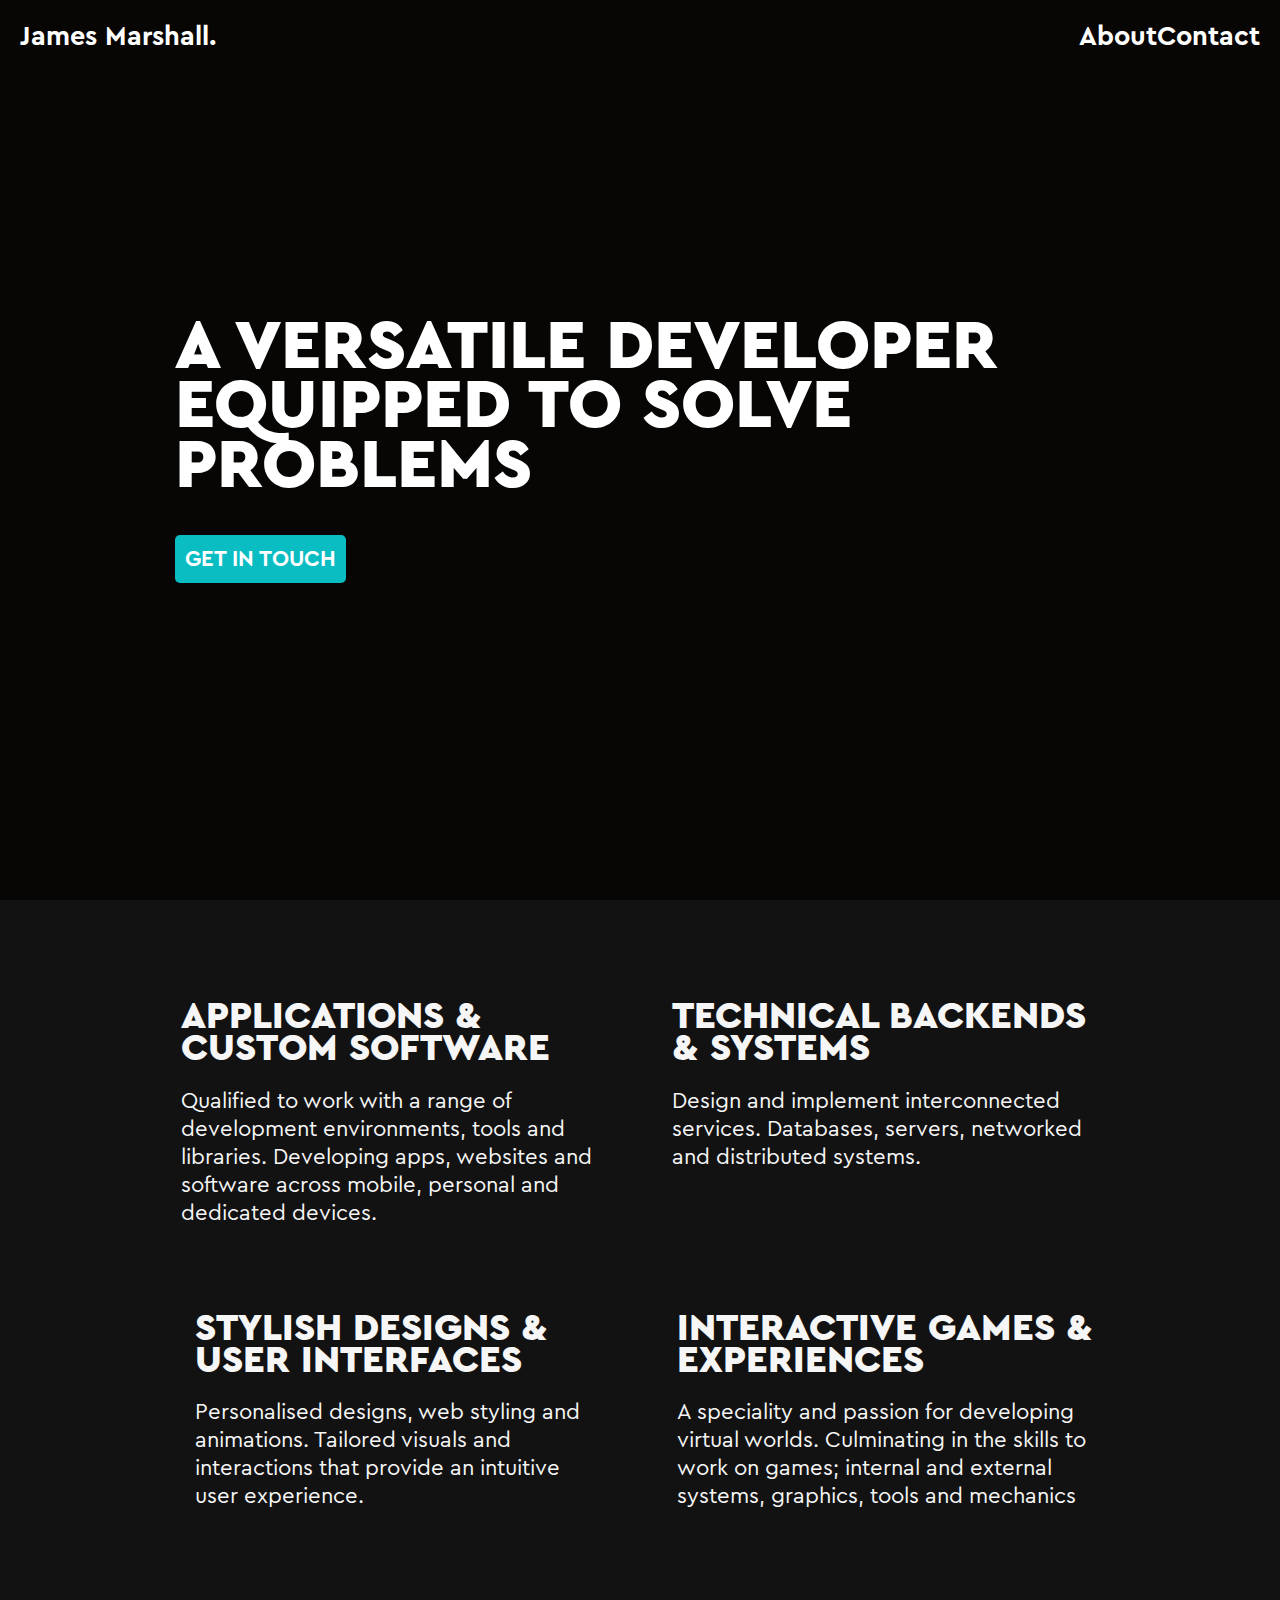
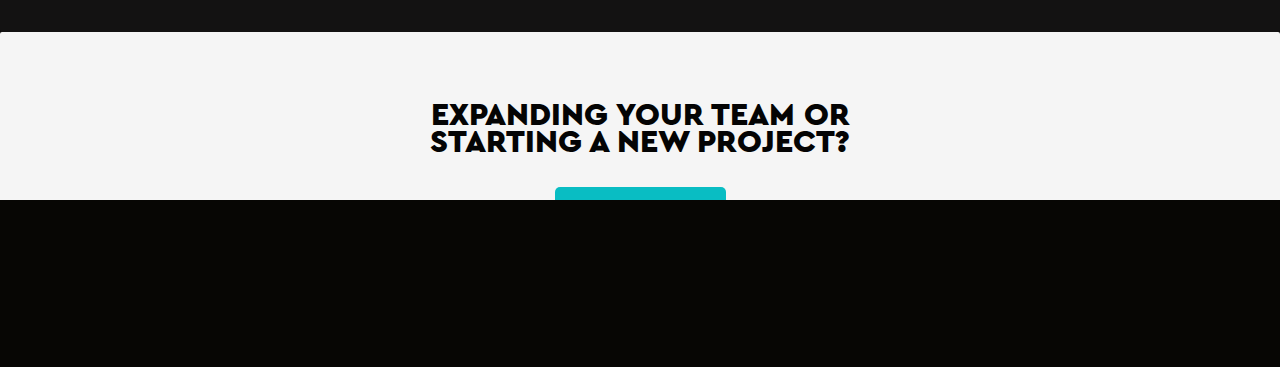
<file: index.html>
<!doctype html>
<html lang="en"  class="h-100">
  	<head>

		<meta charset="utf-8">
		<meta name="viewport" content="width=device-width, initial-scale=1">
		<meta name="description" content="">
		<meta name="author" content="James A Marshall">

		<title>Tile</title>

		<link rel="stylesheet" href="css/main.css">

	</head>
	<body>

		<nav>

			<div class="container">
				
				<a href="index.html" class="menu-button logo">James Marshall.</a>

				<div class="desktop">
					
					<a href="about.html" class="menu-button">About</a>
					<a href="contact.html" class="menu-button">Contact</a>
	
				</div>

				<a class="menu-button icon mobile" onclick="ToggleNav()">
					<svg xmlns="http://www.w3.org/2000/svg" viewBox="0 0 24 24" class="icon"><line x1="3" y1="12" x2="21" y2="12"></line><line x1="3" y1="6" x2="21" y2="6"></line><line x1="3" y1="18" x2="21" y2="18"></line></svg>
				</a>

			</div>

		</nav>

		<div id="mobile-nav-page" class="mobile">

			<div class="container">

				<a href="index.html" class="menu-button">Home</a>
				<a href="about.html" class="menu-button">About</a>
				<a href="contact.html" class="menu-button">Contact</a>

			</div>

		</div>

		<main class="pg-home">

			<section id="s-cover">

				<div class="container">
					
					<div class="scroll">
	
						<span>Scroll Down</span>
						<div class="line"></div>
		
					</div>
		
					<h1 class="font-title">A versatile developer equipped <br> to solve problems</h1>
					<a href="contact.html" class="button">Get in touch</a>

				</div>

			</section>

			<section id="s-content"> 

				<div class="container">

					<div id="content-apps" class="content-container">

						<h2 class="font-title">Applications & Custom Software</h2>
						<p>Qualified to work with a range of development environments, tools and libraries. Developing apps, websites and software across mobile, personal and dedicated devices.</p>

					</div>

					<div id="content-systems" class="content-container">

						<h2 class="font-title">Technical backends & systems</h2>
						<p>Design and implement interconnected services. Databases, servers, networked and distributed systems.</p>

					</div>

					<div id="content-designs" class="content-container">

						<h2 class="font-title">Stylish designs & User Interfaces</h2>
						<p>Personalised designs, web styling and animations. Tailored visuals and interactions that provide an intuitive user experience.</p>

					</div>

					<div id="content-games" class="content-container">

						<h2 class="font-title">Interactive Games & experiences</h2>
						<p>A speciality and passion for developing virtual worlds. Culminating in the skills to work on games; internal and external systems, graphics, tools and mechanics</p>

					</div>

				</div>

			</section>

			<section id="s-action">

				<div class="container">

					<h3 class="font-title">Expanding your team or starting a new project?</h3>
				
					<a href="contact.html" class="button">Get in touch</a>

				</div>

			</section>

		</main>

		<footer>

			<div class="container">
	
				<span class="ftr-copyright">James Marshall © 2021 <br> Sydney, Australia</span>

				<div class="contact-socials">

					<a href="" class="social">
						<svg xmlns="http://www.w3.org/2000/svg" viewBox="0 0 24 24" class="icon"><path d="M9 19c-5 1.5-5-2.5-7-3m14 6v-3.87a3.37 3.37 0 0 0-.94-2.61c3.14-.35 6.44-1.54 6.44-7A5.44 5.44 0 0 0 20 4.77 5.07 5.07 0 0 0 19.91 1S18.73.65 16 2.48a13.38 13.38 0 0 0-7 0C6.27.65 5.09 1 5.09 1A5.07 5.07 0 0 0 5 4.77a5.44 5.44 0 0 0-1.5 3.78c0 5.42 3.3 6.61 6.44 7A3.37 3.37 0 0 0 9 18.13V22"></path></svg>	
					</a>
					<a href="" class="social">
						<svg xmlns="http://www.w3.org/2000/svg" viewBox="0 0 24 24" class="icon"><path d="M16 8a6 6 0 0 1 6 6v7h-4v-7a2 2 0 0 0-2-2 2 2 0 0 0-2 2v7h-4v-7a6 6 0 0 1 6-6z"></path><rect x="2" y="9" width="4" height="12"></rect><circle cx="4" cy="4" r="2"></circle></svg>
					</a>

				</div>

			</div>

		</footer>

	</body>
	<script src="js/main.js"></script>

</html>
</file>
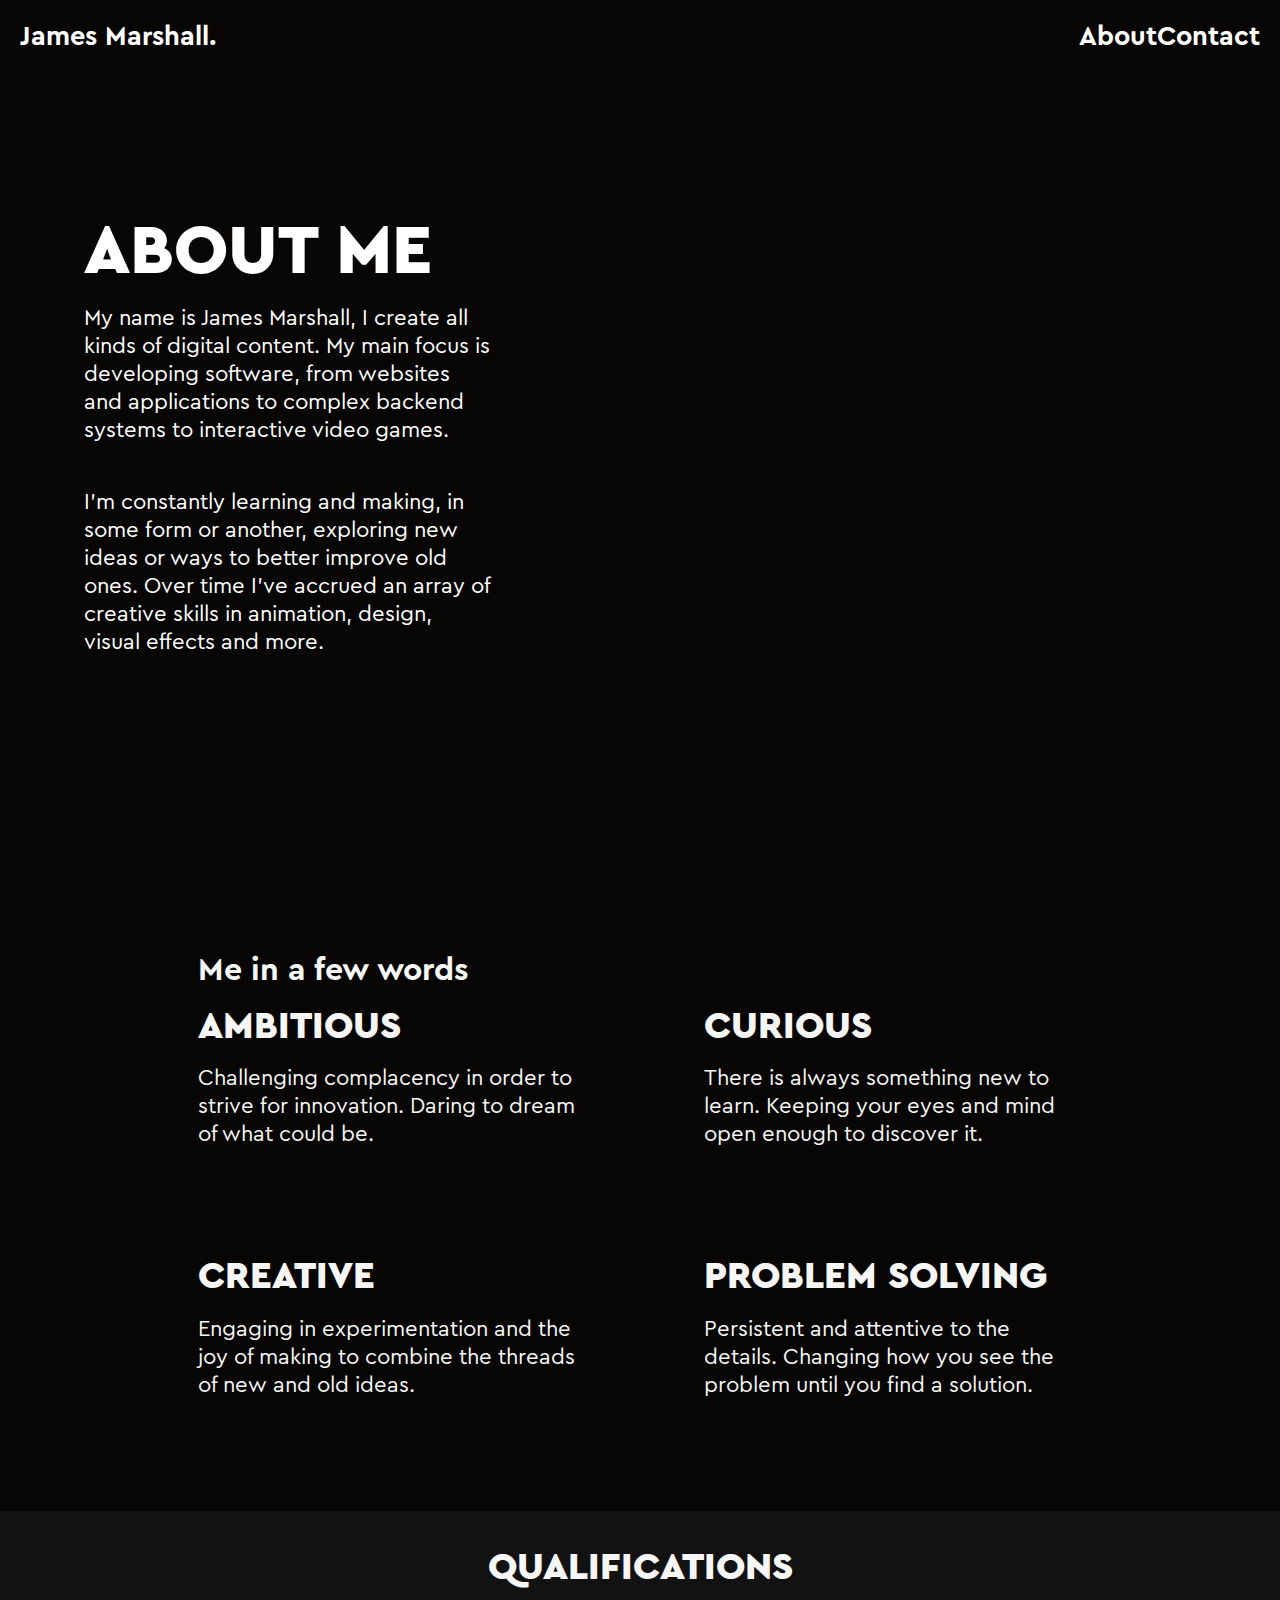
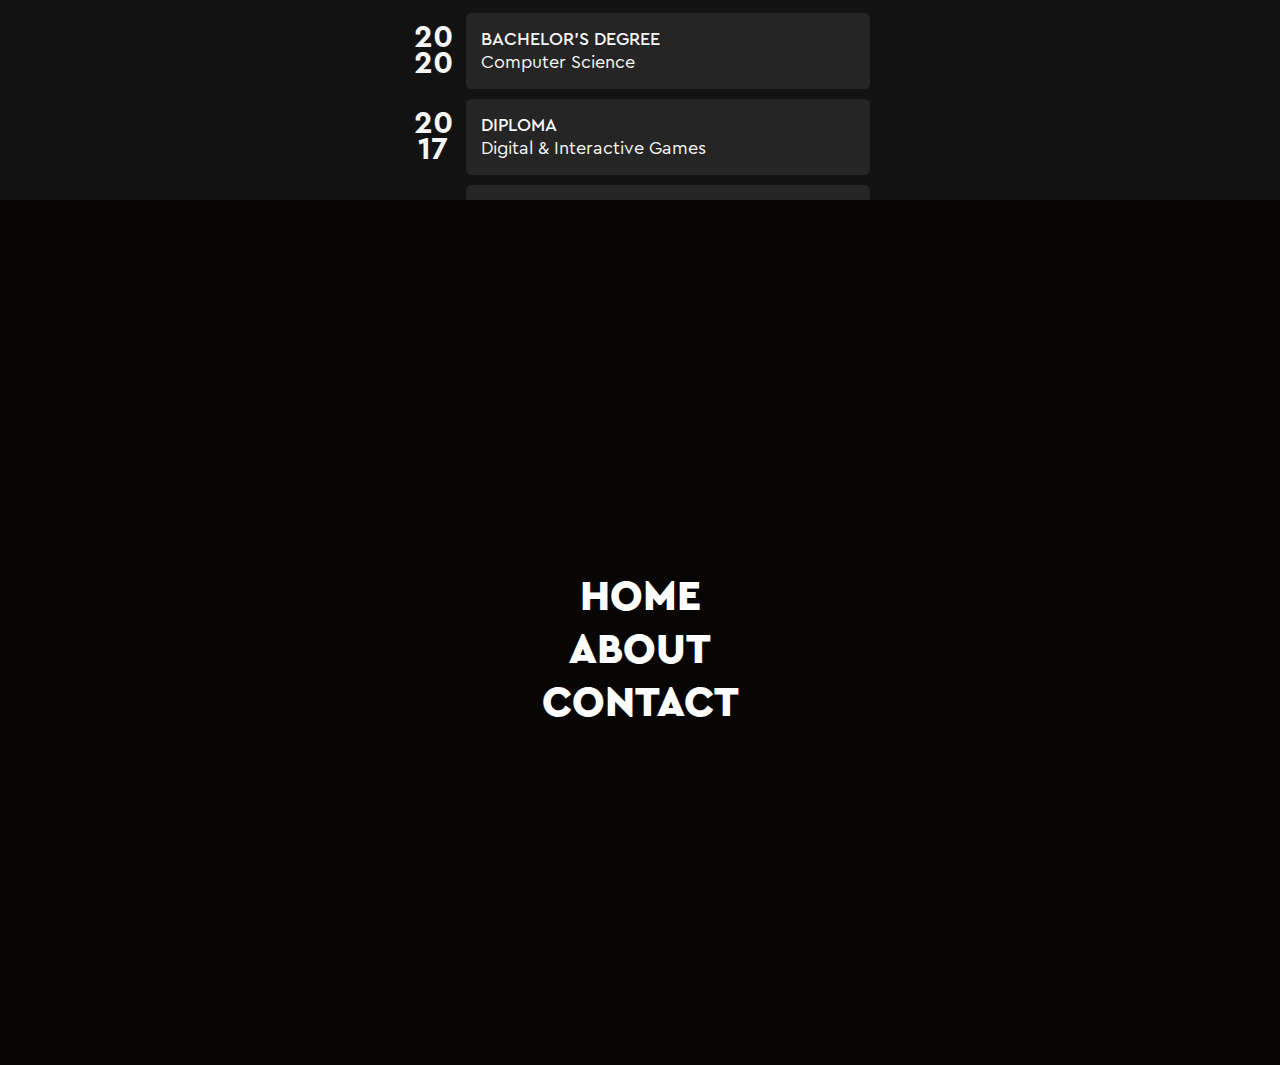
<file: about.html>
<!doctype html>
<html lang="en"  class="h-100">
  	<head>

		<meta charset="utf-8">
		<meta name="viewport" content="width=device-width, initial-scale=1">
		<meta name="description" content="">
		<meta name="author" content="James A Marshall">

		<title>Tile</title>

		<link rel="stylesheet" href="css/main.css">

	</head>
	<body>

		<nav>

			<div class="container">
				
				<a href="index.html" class="menu-button logo">James Marshall.</a>

				<div class="desktop">
					
					<a href="about.html" class="menu-button">About</a>
					<a href="contact.html" class="menu-button">Contact</a>
	
				</div>

				<a class="menu-button icon mobile" onclick="ToggleNav()">
					<svg xmlns="http://www.w3.org/2000/svg" viewBox="0 0 24 24" class="icon"><line x1="3" y1="12" x2="21" y2="12"></line><line x1="3" y1="6" x2="21" y2="6"></line><line x1="3" y1="18" x2="21" y2="18"></line></svg>
				</a>

			</div>

		</nav>

		<div id="mobile-nav-page" class="mobile">

			<div class="container">

				<a href="index.html" class="menu-button">Home</a>
				<a href="about.html" class="menu-button">About</a>
				<a href="contact.html" class="menu-button">Contact</a>

			</div>

		</div>

		<main class="pg-about">

			<section id="s-about">

				<div class="container">

					<h1 class="font-title glow">About Me</h1>
	
					<p>My name is James Marshall, I create all kinds of digital content. My main focus is developing software, from websites and applications to complex backend systems to interactive video games.</p>
	
					<p>I'm constantly learning and making, in some form or another, exploring new ideas or ways to better improve old ones. Over time I've accrued an array of creative skills in animation, design, visual effects and more.</p>

				</div>

			</section>

			<section id="s-words">

				<div class="container">
					
					<h3>Me in a few words</h3>
	
					<div class="left">

						<h2 class="font-title">Ambitious</h2>
						<p id="p-ambitious">Challenging complacency in order to strive for innovation. Daring to dream of what could be.</p>

					</div>
	
					<div class="right">

						<h2 class="font-title">Curious</h2>
						<p id="p-curious">There is always something new to learn. Keeping your eyes and mind open enough to discover it.</p>
						
					</div>

					<div class="left">

						<h2 class="font-title">Creative</h2>
						<p id="p-creative">Engaging in experimentation and the joy of making to combine the threads of new and old ideas.</p>

					</div>
					
					<div class="right">

						<h2 class="font-title">Problem Solving</h2>
						<p id="p-problemSolving">Persistent and attentive to the details. Changing how you see the problem until you find a solution.</p>

					</div>

				</div>
				
			</section>
			
			<section id="s-qualifications">

				<div class="container">

					<h2 class="font-title">Qualifications</h2>		
					
					<h3>20 <br> 20</h3>
					
					<div class="qualification last">
						<span class="qualification-level">Bachelor's Degree</span>
						<span class="qualification-title">Computer Science</span>
						<span class="qualification-location">University of Western Sydney</span>
					</div>
					
					<h3>20 <br> 17</h3>
					
					<div class="qualification">
						<span class="qualification-level">Diploma</span>
						<span class="qualification-title">Digital & Interactive Games</span>
						<span class="qualification-location">TAFE NSW</span>
					</div>
					<!-- <div>Award of Excellence: Best Student</div> -->
					<div class="qualification last">
						<span class="qualification-level">Certificate IV</span>
						<span class="qualification-title">Digital & Interactive Games</span>
						<span class="qualification-location">TAFE NSW</span>
					</div>
					
					<h3>20 <br> 16</h3>
					
					<div class="qualification last">
						<span class="qualification-level">Certificate IV</span>
						<span class="qualification-title">Digital Media</span>
						<span class="qualification-location">TAFE NSW</span>
					</div>
					
					<h3>20 <br> 15</h3>
					
					<div class="qualification last">
						<span class="qualification-level">High School Certificate</span>
						<span class="qualification-title">High School Graduation</span>
						<span class="qualification-location">Christian Brothers High School Lewisham</span>
					</div>
					
					<h3>20 <br> 14</h3>
					
					<div class="qualification">
						<span class="qualification-level">Certificate II</span>
						<span class="qualification-title">IT & Games Programming</span>
						<span class="qualification-location">Acagemy of Interative Entertainment</span>
					</div>
					
					<div class="qualification">
						<span class="qualification-level">Workshop</span>
						<span class="qualification-title">Introduction to Game Programming</span>
						<span class="qualification-location">Acagemy of Interative Entertainment</span>
					</div>
	
					<div class="qualification last">
						<span class="qualification-level">Workshop</span>
						<span class="qualification-title">Make Your Game</span>
						<span class="qualification-location">Acagemy of Interative Entertainment</span>
					</div>				

				</div>

			</section>

			<section id="s-action">

				<div class="container">
					
					<h3 class="font-title">Want to get to know me even more?</h3>
					
					<a href="contact.html" class="button">Get in touch</a>

				</div>

			</section>

		</main>

		<footer>

			<div class="container">
	
				<span class="ftr-copyright">James Marshall © 2021 <br> Sydney, Australia</span>

				<div class="contact-socials">

					<a href="" class="social">
						<svg xmlns="http://www.w3.org/2000/svg" viewBox="0 0 24 24" class="icon"><path d="M9 19c-5 1.5-5-2.5-7-3m14 6v-3.87a3.37 3.37 0 0 0-.94-2.61c3.14-.35 6.44-1.54 6.44-7A5.44 5.44 0 0 0 20 4.77 5.07 5.07 0 0 0 19.91 1S18.73.65 16 2.48a13.38 13.38 0 0 0-7 0C6.27.65 5.09 1 5.09 1A5.07 5.07 0 0 0 5 4.77a5.44 5.44 0 0 0-1.5 3.78c0 5.42 3.3 6.61 6.44 7A3.37 3.37 0 0 0 9 18.13V22"></path></svg>	
					</a>
					<a href="" class="social">
						<svg xmlns="http://www.w3.org/2000/svg" viewBox="0 0 24 24" class="icon"><path d="M16 8a6 6 0 0 1 6 6v7h-4v-7a2 2 0 0 0-2-2 2 2 0 0 0-2 2v7h-4v-7a6 6 0 0 1 6-6z"></path><rect x="2" y="9" width="4" height="12"></rect><circle cx="4" cy="4" r="2"></circle></svg>
					</a>

				</div>

			</div>

		</footer>

	</body>
	<script src="js/main.js"></script>
	
</html>
</file>
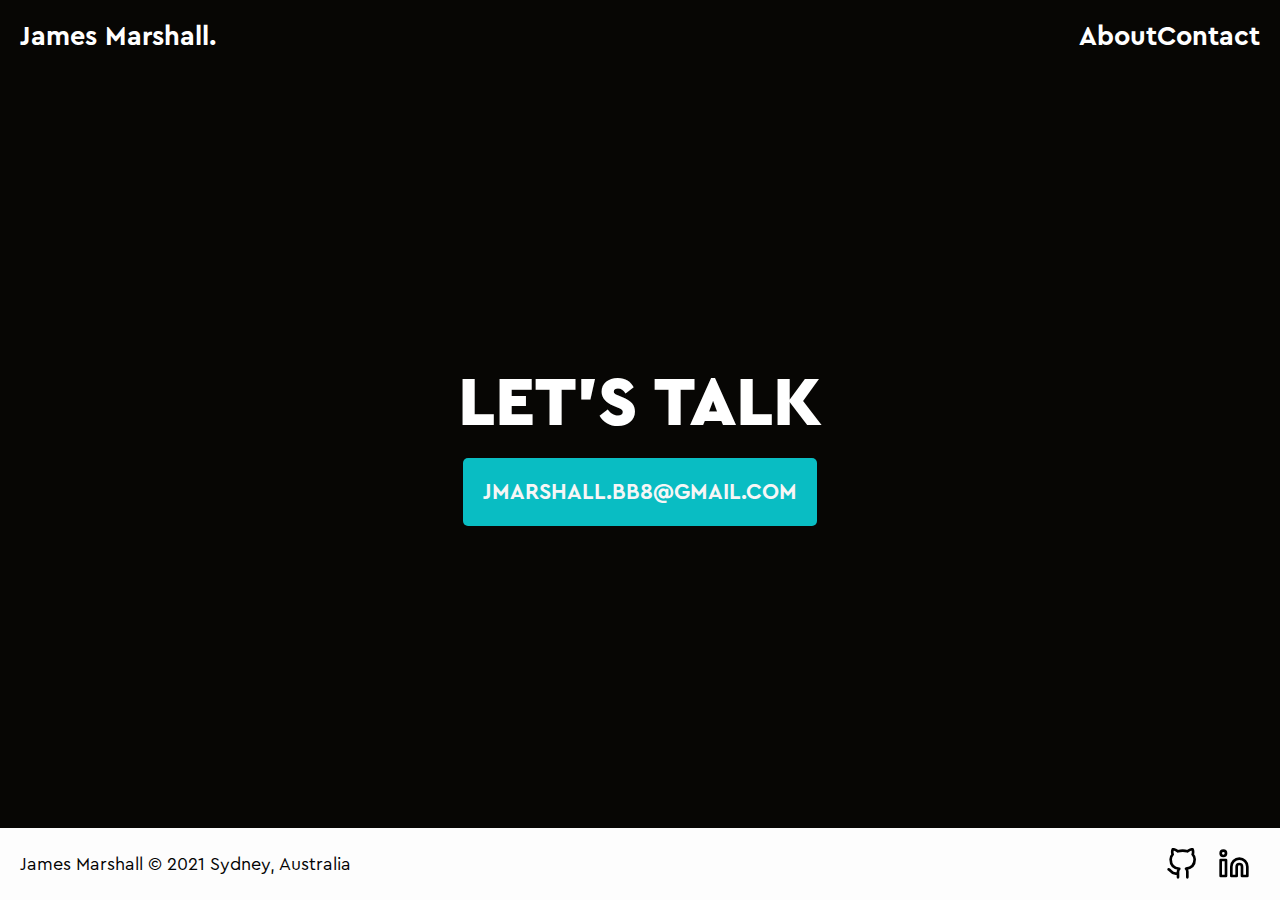
<file: contact.html>
<!doctype html>
<html lang="en"  class="h-100">
  	<head>

		<meta charset="utf-8">
		<meta name="viewport" content="width=device-width, initial-scale=1">
		<meta name="description" content="">
		<meta name="author" content="James A Marshall">

		<title>Tile</title>

		<link rel="stylesheet" href="css/main.css">

	</head>
	<body>

		<nav>

			<div class="container">
				
				<a href="index.html" class="menu-button logo">James Marshall.</a>

				<div class="desktop">
					
					<a href="about.html" class="menu-button">About</a>
					<a href="contact.html" class="menu-button">Contact</a>
	
				</div>

				<a class="menu-button icon mobile" onclick="ToggleNav()">
					<svg xmlns="http://www.w3.org/2000/svg" viewBox="0 0 24 24" class="icon"><line x1="3" y1="12" x2="21" y2="12"></line><line x1="3" y1="6" x2="21" y2="6"></line><line x1="3" y1="18" x2="21" y2="18"></line></svg>
				</a>

			</div>

		</nav>

		<div id="mobile-nav-page" class="mobile">

			<div class="container">

				<a href="index.html" class="menu-button">Home</a>
				<a href="about.html" class="menu-button">About</a>
				<a href="contact.html" class="menu-button">Contact</a>

			</div>

		</div>

		<main class="pg-contact">

			<section class="s-cover">

				<div class="container">

					<h1 class="font-title">let's talk</h1>
	
					<a class="button">jmarshall.bb8@gmail.com</a>

				</div>

			</section>

		</main>

		<footer class="pg-contact">

			<div class="container">
	
				<span class="ftr-copyright">James Marshall © 2021 <br> Sydney, Australia</span>

				<div class="contact-socials">

					<a href="" class="social">
						<svg xmlns="http://www.w3.org/2000/svg" viewBox="0 0 24 24" class="icon"><path d="M9 19c-5 1.5-5-2.5-7-3m14 6v-3.87a3.37 3.37 0 0 0-.94-2.61c3.14-.35 6.44-1.54 6.44-7A5.44 5.44 0 0 0 20 4.77 5.07 5.07 0 0 0 19.91 1S18.73.65 16 2.48a13.38 13.38 0 0 0-7 0C6.27.65 5.09 1 5.09 1A5.07 5.07 0 0 0 5 4.77a5.44 5.44 0 0 0-1.5 3.78c0 5.42 3.3 6.61 6.44 7A3.37 3.37 0 0 0 9 18.13V22"></path></svg>	
					</a>
					<a href="" class="social">
						<svg xmlns="http://www.w3.org/2000/svg" viewBox="0 0 24 24" class="icon"><path d="M16 8a6 6 0 0 1 6 6v7h-4v-7a2 2 0 0 0-2-2 2 2 0 0 0-2 2v7h-4v-7a6 6 0 0 1 6-6z"></path><rect x="2" y="9" width="4" height="12"></rect><circle cx="4" cy="4" r="2"></circle></svg>
					</a>

				</div>

			</div>

		</footer>

	</body>
	<script src="js/main.js"></script>

</html>
</file>
<file: css/main.css>
/* 	CSS Code Format

	tag {

		(Structures)
		display

		width
		height

		margin
		padding

		(Visuals)
		font-family
		font-size
		font-weight
		line-height

		color
		background-color
		border

	}

*/

/* --------------- */
/*#region - Global Variables */
:root {

	--font-family-default: Cera;
	--font-size-default: 18px;
	--font-weight-default: 400;

	--colour-text-default: rgb(255, 255, 255);
	--colour-text-1: #f6f6f6;
	--colour-text-2: #040404;
	--colour-text-3: rgb(246, 246, 246);

	--colour-background-0: #070604;
	--colour-background-1: #131212;
	--colour-background-2: #f5f5f5;
	--colour-background-3: #fdfdfd;
	--colour-background-4: #09bdc3;
	--colour-background-5: #252525;
	
	--colour-icon-default: rgb(0, 0, 0);
	--colour-icon-dark: rgb(0, 0, 0);
	--colour-icon-light: rgb(255, 255, 255);

	--border-debug: 0px dotted rgba(0, 0, 0, 0.7);

}

/*#endregion */

/* --------------- */
/*#region - Base Styling */



/*#region - Basic Elements */

body, html {

	/* Structure */
	margin: 0;
	padding: 0;

	/* Visual */
	font-family: var(--font-family-default);
	font-size: var(--font-size-default);
	font-weight: var(--font-weight-default);

	color: var(--colour-text-default);
	background-color: var(--colour-background-0);
}

h1 {

	/* Struture */
	margin: 0;

	/* Visual */	
	font-size: clamp(16px, 13vw, 70px);

}

h2 {

	/* Struture */
	margin: 0;

	/* Visual */
	font-size: clamp(16px, 7.5vw, 38px);

}

h3 {

	/* Struture */
	margin: 0;

	/* Visual */
	font-size: clamp(16px, 6.5vw, 32px);

}

h4 {

	/* Struture */
	margin: 0;

	/* Visual */
	font-size: 1rem;

}

h5 {

	/* Struture */
	margin: 0;

	/* Visual */
	font-size: 1rem;

}

h6 {
	
	/* Struture */
	margin: 0;

	/* Visual */
	font-size: 1rem;

}

p {

	/* Visual */
	font-size: clamp(16px, 4.5vw, 22px);

}

span {
	
	/* Visual */
	font-size: clamp(14px, 4vw, 18px);

}

a {

	/* Visual */
	font-size: clamp(16px, 4.5vw, 22px);
	text-decoration: none;

	color: var(--colour-text-default);
	border: var(--border-debug);
	border-radius: 2px;
}

section {

	/* Structure */
	display: flex;
	flex-direction: column;
	align-items: center;

	/* Visual */
	border: var(--border-debug);
	border-radius: 2px;

}

/*#endregion */

/*#region - General Classes */

.icon {
	width: 32px;
	height: 32px;
	stroke: var(--colour-icon-default);
	stroke-width: 2;
	stroke-linecap: round;
	stroke-linejoin: round;
	fill: none;
}

.font-title {

	font-weight: 900;
	text-transform: uppercase;
	line-height: 85%;

}

div.container {

	/* Structure */
	box-sizing: border-box;
	width: 100vw;
	padding: 20px;


}

a.button {

	/* Structure */
	width: max-content;
	height: max-content;
	padding: 10px;

	/* Visual */
	font-size: clamp(16px, 4.5vw, 22px);
	font-weight: 700;
	text-transform: uppercase;
	text-align: center;

	border-radius: 5px;
	
	color: inherit;
	background-color: var(--colour-background-4);

}

a.social {

	/* Structure */
	display: grid;
	place-content: center;

	padding: 10px;

	/* background-color: var(--colour-background-2); */
}

a.social svg.icon {

	color: var(--colour-background-1);

}

section#s-action {

	color: var(--colour-text-2);
	background-color: var(--colour-background-2);

}

/*#endregion */

/*#region - Navigation */

nav {

	/* Structure */
	position: fixed;
	top: 0;
	left: 0;

	width: 100vw;

	/* Visual */
	background-color: var(--colour-background-0);

	/* Utility */
	z-index: 20;

}

nav div.container {

	/* Structure */
	display: flex;
	flex-direction: row;
	justify-content: space-between;
	align-items: center;

	padding: 20px;

}

nav a.logo {

	/* Visual */
	font-size: 2rem;

}

nav a.menu-button {

	/* Visual */
	font-size: 1.5rem;
	font-weight: 700;

}

nav a.menu-button.icon {

	/* Structure */
	width: 32px;
	height: 32px;

}

nav a.menu-button.icon svg{

	/* Structure */
	width: 32px;
	height: 32px;

	stroke: var(--colour-icon-light);


}

div#mobile-nav-page {

	/* Structure */
	position: fixed;
	top: 200vh;

	width: 100vw;
	height: 100vh;
	
	/* Visual */
	background-color: var(--colour-background-0);

	/* Utility */
	z-index: 10;

	/* Animation */
	transition: top .5s;

}

div#mobile-nav-page.visible {

	/* Structure */
	top: 0vh;

	/* Animation */
	transition: top .5s;

}

div#mobile-nav-page div.container {

	/* Structure */
	display: flex;
	flex-direction: column;
	justify-content: center;
	align-items: center;

	box-sizing: border-box;

	width: 100vw;
	height: 100vh;

}

div#mobile-nav-page a.menu-button {

	font-size: clamp(16px, 12vw, 42px);
	font-weight: 900;
	text-transform: uppercase;

}

/*#endregion */

/*#region - Footer */

footer {

	color: var(--colour-text-2);
	background-color: var(--colour-background-3);

}

footer div.container {

	/* Structure */
	display: flex;
	flex-direction: row;
	justify-content: space-between;
	align-items: center;
	
	padding: 10px 20px;

}

footer div.contact-socials {

	display: flex;
	flex-direction: row;
	justify-content: space-between;
	align-items: center;

}

footer span br {

	display: none;

}

/*#endregion */


/*#region - Home */

main.pg-home section#s-cover {


}

main.pg-home section#s-cover div.container {
	
	/* Structure */
	min-height: 100vh;
	
}
main.pg-home section#s-cover div.container a {

	margin-top: 20px;

}

main.pg-home section#s-cover div.scroll {

	/* Structure */
	vertical-align: middle;

	grid-column: 3;
	grid-row: 2/-1;

	position: relative;
	top: 10px;

	width: .8rem;

	margin-top: auto;
	margin-bottom: 0;

	/* Utility */
	z-index: 0;

}

main.pg-home section#s-cover div.scroll span {

	/* Utlity */
	writing-mode: vertical-lr;

}

main.pg-home section#s-cover div.scroll div {

	/* Structure */
	width: 1px;
	height: 70px;

	margin-right: auto;
	margin-left: auto;

	/* Visual */
	background-color: white;

}

main.pg-home section#s-content {

	color: var(--colour-text-1);
	background-color: var(--colour-background-1);

}

main.pg-home section#s-content div h2 {

	width: 17ch;

}

main.pg-home section#s-content div#content-apps h2 {

	width: 15ch;

}

main.pg-home section#s-content div#content-designs h2 {

	width: 15ch;

}


main.pg-home section#s-content div#content-apps p {

	width: 30ch;

}

main.pg-home section#s-content div#content-systems p {

	width: 31ch;

}

main.pg-home section#s-content div#content-designs p {

	width: 28ch;

}

main.pg-home section#s-content div#content-games p {

	width: 30ch;

}

main.pg-home section#s-action {



}

main.pg-home section#s-action div.container {

	/* Structure */
	display: flex;
	flex-direction: column;
	align-items: center;
	
	margin-top: 50px;
	margin-bottom: 40px;

}

main.pg-home section#s-action h3 {

	max-width: 25ch;
	text-align: center;

}

main.pg-home section#s-action a {

	/* Structure */
	margin-top: 30px;

}

/*#endregion */

/*#region - About */

main.pg-about section#s-about {


}

main.pg-about section#s-about div.container {

	/* Structure */
	min-height: 100vh;

}

main.pg-about section#s-about p {

	max-width: 29ch;

}

main.pg-about section#s-words {

	color: var(--colour-text-1);
	background-color: var(--colour-background-0);

}

main.pg-about section#s-words div.container div {
	
	margin-bottom: 70px;
	
}

main.pg-about section#s-words div.container h2 {

	margin: 20px 0;

}

main.pg-about section#s-words div.container p {

	width: 27ch;

}

main.pg-about section#s-qualifications {

	color: var(--colour-text-1);
	background-color: var(--colour-background-1);

}

main.pg-about section#s-qualifications div.container {

	display: grid;
	place-content: start start;
	grid-template-columns: 10% 1fr;

	column-gap: 10px;
	row-gap: 10px;

	width: 100vw;
	max-width: 500px;

	margin-bottom: 20px;

}

main.pg-about section#s-qualifications h2 {

	grid-column: 1/3;

	margin: 20px 0;

	text-align: center;

}

main.pg-about section#s-qualifications h3 {

	grid-column: 1;

	margin-top: auto;
	margin-bottom: auto;

	line-height: 80%;
	text-align: center;


}

main.pg-about section#s-qualifications .qualification {

	grid-column: 2/3;

	display: grid;

	grid-template-columns: max-content 1fr;
	grid-template-areas:
	"level"
	"title"
	;

	padding: 5px 7px;

	background-color:  var(--colour-background-5);
	border-radius: 5px;

}

main.pg-about section#s-qualifications .qualification .qualification-level {

	grid-area: level;
	font-weight: 500;
	text-transform: uppercase;

}

main.pg-about section#s-qualifications .qualification .qualification-title {

	grid-area: title;

}

main.pg-about section#s-qualifications .qualification .qualification-location {

	display: none;
	grid-area: location;
	font-size: 3.5vw;
}

main.pg-about section#s-qualifications h3 + .qualification {

	grid-column: 2;

}

main.pg-about section#s-action div.container {

	/* Structure */
	display: flex;
	flex-direction: column;
	align-items: center;
	
	margin-top: 50px;
	margin-bottom: 40px;

}

main.pg-about section#s-action h3 {

	max-width: 20ch;
	text-align: center;

}

main.pg-about section#s-action a {

	/* Structure */
	margin-top: 30px;

}

/*#endregion */

/*#region - Contact */

main.pg-contact section {

	/* color: var(--colour-text-2); */
	/* background-color: var(--colour-background-3); */

}


main.pg-contact section div.container {

	display: flex;
	flex-direction: column;
	justify-content: center;
	align-items: center;

	height: 100vh;
	width: 100%;

	padding: 5vw;

} 

footer.pg-contact {

	position: fixed;
	bottom: 0;

}

main.pg-contact p {

	margin-bottom: 20px;
	padding: 10px;

	font-weight: 600;

}

main.pg-contact hr {

	width: 100%;

}

main.pg-contact h1:first-of-type {

	margin-bottom: 25px;

}

main.pg-contact a {

	padding: clamp(10px, 3vw, 20px);
	
	color: var(--colour-text-1);

}

footer.pg-contact {

	width: 100%;

}

/*#endregion */



/*#endregion */

/* --------------- */
/*#region - Fonts */

@font-face {
	font-family: 'Cera';
	src: url(./fonts/CeraPro/CeraPro_Regular.woff);
}

@font-face {
	font-family: 'Cera';
	font-style: italic;
	src: url(./fonts/CeraPro/CeraPro_Regular-Italic.woff);
}

@font-face {
	font-family: 'Cera';
	font-weight: 500;
	src: url(./fonts/CeraPro/CeraPro_Medium.woff);
}

@font-face {
	font-family: 'Cera';
	font-weight: 700;
	src: url(./fonts/CeraPro/CeraPro_Bold.woff);
}

@font-face {
	font-family: 'Cera';
	font-weight: 900;
	src: url(./fonts/CeraPro/CeraPro_Black.woff);
}

/*#endregion*/


/* --------------- */
/* Mobile */
@media screen and (max-width: 1024px) {

/*#region - Navigation */

nav .desktop {

	display: none;

}

/*#endregion */

/*#region - Home */

main.pg-home section#s-cover div.container {

	/* Structure */
	display: grid;

	grid-template-columns: 2fr max-content 1fr 4vw .2fr;
	grid-template-rows: 2fr max-content max-content 1fr;

}

main.pg-home section#s-cover h1 {

	/* Structure */
	grid-column: 2/3;
	grid-row: 2;

	width: 10ch;

}

main.pg-home section#s-cover a {

	grid-column: 2;
	grid-row: 3;

}

main.pg-home section#s-cover div.scroll {

	/* Structure */
	grid-column: 4;
	grid-row: 2/-1;

}

main.pg-home section#s-content div.container {

	/* Structure */
	width: 100vw;
	padding: 10px;
	padding-left: 12px;

}

main.pg-home section#s-content div.content-container {

	/* Structure */
	max-width: 420px;
	margin: 100px auto;

}

/*#endregion */

/*#region - About */

main.pg-about div.container {

	padding-top: 50px;
	padding-bottom: 50px;

}

main.pg-about section#s-about div.container {

	/* Structure */
	display: flex;
	flex-direction: column;
	justify-content: center;

	min-height: 100vh;
	width: max-content;

}

main.pg-about section#s-about h1 {
	
	margin-top: 70px;
	
}

main.pg-about section#s-words div.container {

	width: max-content;

}

main.pg-about section#s-action div.container {

	/* Structure */
	padding: 20px;

}



/*#endregion */

/*#region - Contact */

main.pg-contact section div.container {

	display: flex;
	flex-direction: column;
	justify-content: center;
	align-items: center;

	height: 100vh;
	width: 100%;

	padding: 5vw;

} 

footer.pg-contact {

	position: fixed;
	bottom: 0;

}

main.pg-contact p {

	margin-bottom: 20px;
	padding: 10px;

	font-weight: 600;

}

main.pg-contact hr {

	width: 100%;

}

main.pg-contact h1:first-of-type {

	margin-bottom: 25px;

}

footer.pg-contact {

	width: 100%;

}

/*#endregion */


}

/* --------------- */
/* Tablet */
@media screen and (min-width: 812px) and (max-width: 1024px) {

/*#region - Home */

main.pg-home section#s-cover div.container {

	/* Structure */
	display: grid;

	grid-template-columns: .15fr max-content 1fr 4vw .2fr;
	grid-template-rows: 2fr max-content max-content 1fr;

}

main.pg-home section#s-content div.container {

	display: flex;
	flex-direction: row;
	flex-wrap: wrap;

	padding: 20px 50px;
}

/*#endregion*/

/*#region - About */

main.pg-about section#s-about div.container {

	/* Structure */
	width: 80vw;

}

main.pg-about section#s-words div.container {

	display: flex;
	flex-direction: row;
	flex-wrap: wrap;

	width: 100vw;
	max-width: 900px;
	
	padding-left: 5vw;
	padding-right: 5vw;

}

main.pg-about section#s-words div.container div.left {

	margin-left: 0;
	margin-right: auto;

}

main.pg-about section#s-words div.container div.right {

	margin-left: auto;
	margin-right: 0;

}


main.pg-about section#s-words h3 {

	/* Structure */
	flex-basis: 100%;

	/* Visual */
	/* text-align: center; */

}

main.pg-about section#s-qualifications .qualification {
	
	padding: 15px;

}


/*#endregion */

}

/* --------------- */
/* Desktop */
@media screen and (min-width: 1024px) {

/*#region - Navigation */

nav .desktop {

	display: flex;

}

nav .mobile {

	display: none;

}
	
/*#endregion */

/*#region - Home */

main.pg-home section#s-cover div.container {

	display: grid;

	grid-template-columns: 1fr minmax(100px,930px) 1fr;
	grid-template-rows: 1fr max-content 20px max-content 1fr;

}

main.pg-home section#s-cover div.scroll {

	display: none;

}

main.pg-home section#s-cover br {

	display: none;

}

main.pg-home section#s-cover h1 {

	grid-row: 2;
	grid-column: 2;

	max-width: 25ch;

}

main.pg-home section#s-cover a {

	grid-row: 4;
	grid-column: 2;

}

main.pg-home section#s-content div.container {

	display: grid;
	place-items: start center;

	grid-template-columns: 1fr 1fr;

	padding-top: 75px;
	padding-bottom: 50px;

}

main.pg-home section#s-content div.content-container {

	width: max-content;

}

/*#endregion */

/*#region - About */

main.pg-about section#s-about div.container {

	display: flex;
	flex-direction: column;
	justify-content: center;	

	width: 90vw;

}

main.pg-about section#s-words div.container {

	display: grid;

	grid-template-columns: max-content max-content;
	column-gap: 10vw;
	
	width: max-content;

	padding-top: 50px;

}


main.pg-about section#s-words h3 {

	width: 100%;
	grid-column: 1/-1;

}

main.pg-about section#s-qualifications .qualification {
	
	padding: 15px;

}

/*#endregion */

}

@media screen and (min-width: 1200px) {

/*#region - Home */

main.pg-home section#s-content div.container {

	display: grid;
	place-items: start center;

	grid-template-columns: 1fr 1fr;

	column-gap: 5vw;
	row-gap: 7vh;

	max-width: max-content;

	padding: 100px;

}

main.pg-home section#s-content div.content-container {

	width: max-content;

}

/*#endregion */

}

@media screen and (min-width: 1600px) {

/*#region - About */

main.pg-about section#s-about div.container {

	max-width: 1600px;

}

main.pg-about section#s-words div.container {

	display: flex;
	justify-content: space-between;
	flex-direction: row;
	flex-wrap: wrap;
	column-gap: unset;
	width: 100vw;
	max-width: 1600px;

}

main.pg-about section#s-words h3 {

	width: 100%;
	grid-column: 1/-1;

}


/*#endregion */

}

@media screen and (min-width: 1920px) {

main.pg-home section#s-content div.container {

	display: flex;
	justify-content: space-between;
	flex-direction: row;
	flex-wrap: wrap;
	column-gap: unset;

	width: 100vw;
	max-width: 2000px;

}
	
}

@media screen and (min-width: 2560px) {

	
}
</file>
